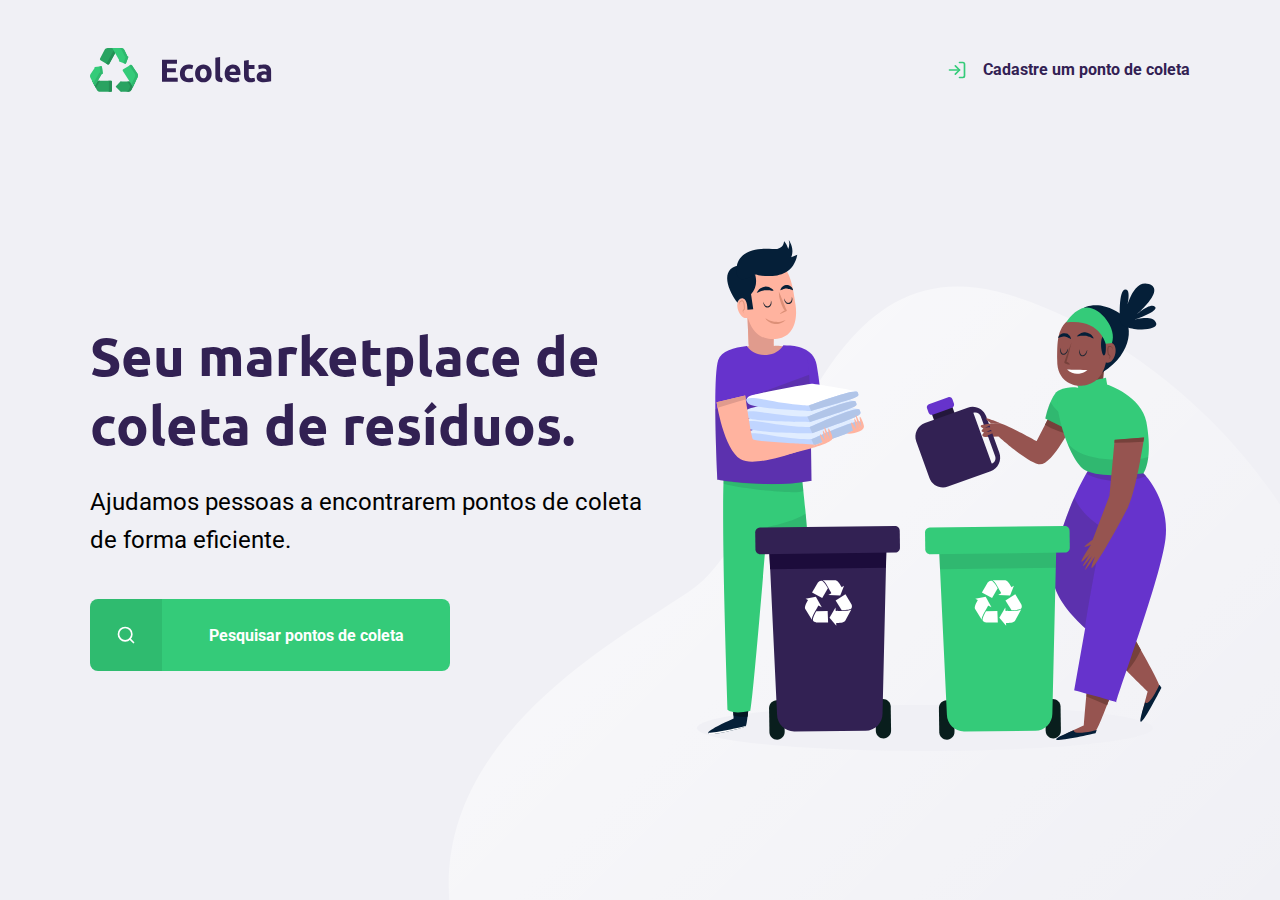
<file: nlw/index.html>
<!DOCTYPE html>
<html lang="pt_br">
<head>
    <meta charset="UTF-8">
    <meta name="viewport" content="width=device-width, initial-scale=1.0">
    <title>Ecoleta</title>

    <link href="https://fonts.googleapis.com/css2?family=Roboto&family=Ubuntu:wght@700&display=swap" rel="stylesheet">
    
    <link rel="stylesheet" href="styles/main.css">

</head>
<body>

    <div id="page-home">

        <div class="content">

            <header>
                
                <img src="assets/logo.svg" alt="Logomarca">
                <a href="#"><span></span> Cadastre um ponto de coleta</a>

            </header>
            
            
            <main>

                <h1>Seu marketplace de coleta de resíduos.</h1>
             
                <p>Ajudamos pessoas a encontrarem pontos de coleta de forma eficiente.</p>
                
                <a href="#"><span></span><strong>Pesquisar pontos de coleta</strong></a>
                

            </main>

            
    
        </div>

    </div>

    
    
</body>
</html>
</file>
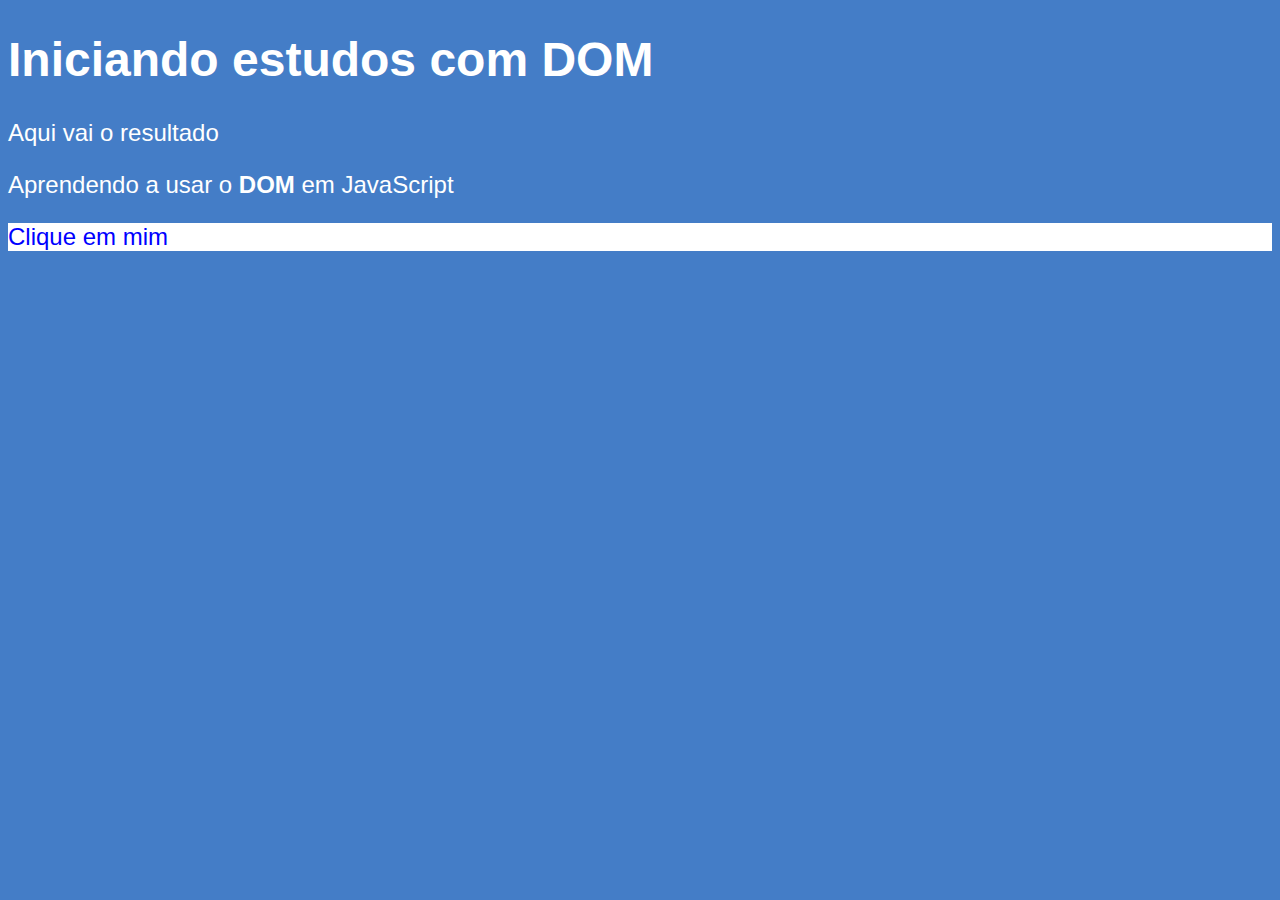
<file: 09/ex005.html>
<!DOCTYPE html>
<html lang="pt-BR">
<head>
    <meta charset="UTF-8">
    <meta name="viewport" content="width=device-width, initial-scale=1.0">
    <meta http-equiv="X-UA-Compatible" content="ie=edge">
    <title>Primeiros passos com DOM</title>
    <style>
        body {
            background: rgb(68, 125, 199);
            color: white;
            font: normal 18pt Arial;
        }

    </style>
</head>
<body>
    <h1>Iniciando estudos com DOM</h1>
    <p>Aqui vai o resultado</p>
    <p>Aprendendo a usar o <strong>DOM</strong> em JavaScript</p>
    <div id="msg">Clique em mim</div>
    <script>
        var corpo = window.document.body
        var p1 = window.document.getElementsByTagName('p')[1]
        /*
        var d = window.document.getElementById('msg')
        d.style.background = 'green'
        d.innerText = 'Estou aguardando...'
        */
        var d = window.document.querySelector('div#msg')
        d.style.color = 'blue'
        d.style.background = 'white'

    </script>
</body>
</html>
</file>
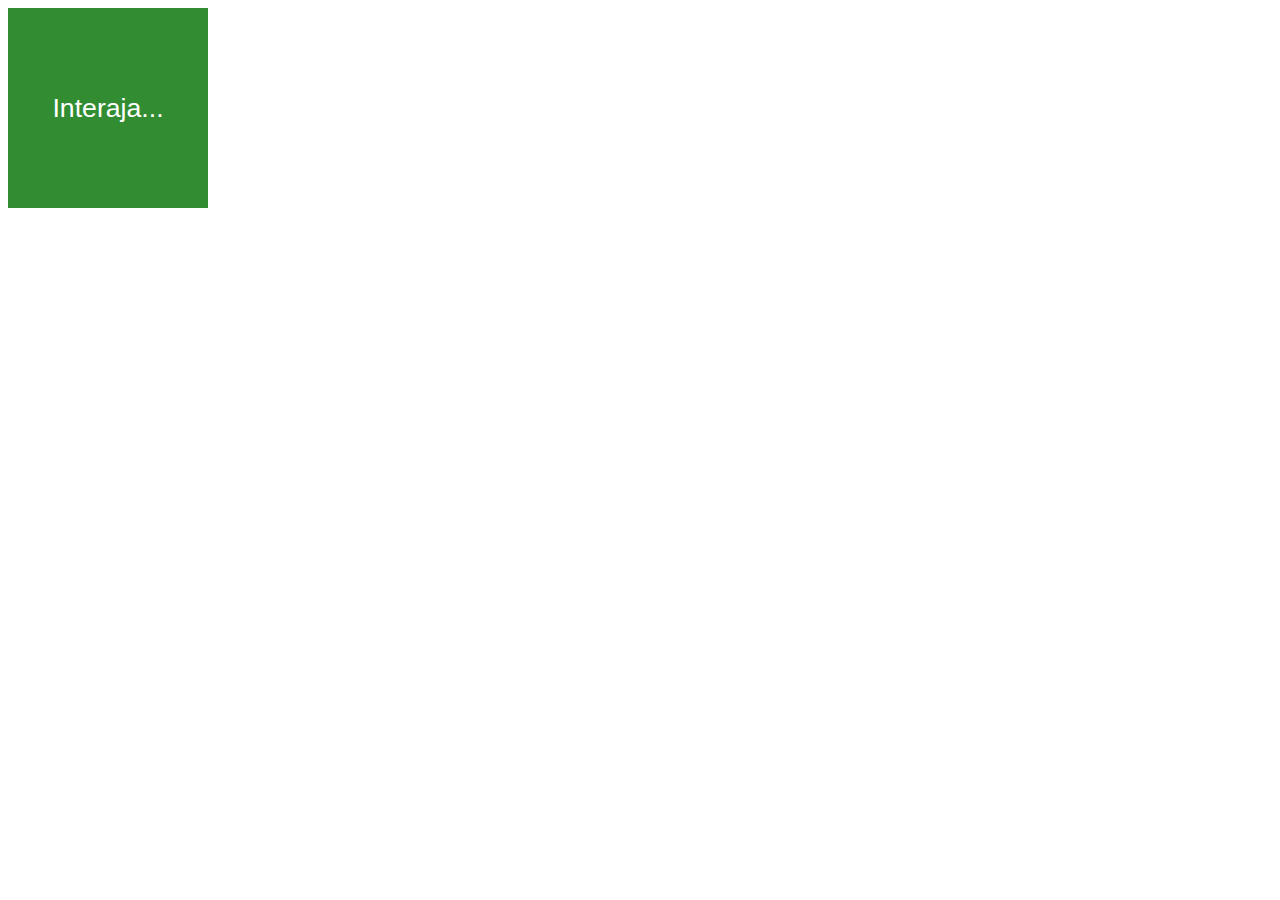
<file: 10/ex006.html>
<!DOCTYPE html>
<html lang="pt-BR">
<head>
    <meta charset="UTF-8">
    <meta name="viewport" content="width=device-width, initial-scale=1.0">
    <title>Eventos DOM</title>
    <style>
        div#area{
            font: normal 20pt Arial;
            background: rgb(50, 141, 50);
            color: white;
            width: 200px;
            height: 200px;
            line-height: 200px;
            text-align: center; 

        }
    </style>
</head>
<body>
    <div id="area" onclick="clicar()" onmouseenter= "entrar()" onmouseout="sair()">
        Interaja...
    </div>

    <script>
        var a = window.document.getElementById('area')
        a.addEventListener('click', clicar)
        a.addEventListener('mouseenter', entrar)
        a.addEventListener('mouseout', sair)

        function clicar() {
            a.innerText = 'Clicou!'
            a.style.background = 'red'
        }
        function entrar() {
            a.innerText = 'Entrou!'
        }
        function sair() {
            a.innerText = 'Saiu!'
            a.style.background = 'green'
        }
    </script>
</body>
</html>
</file>
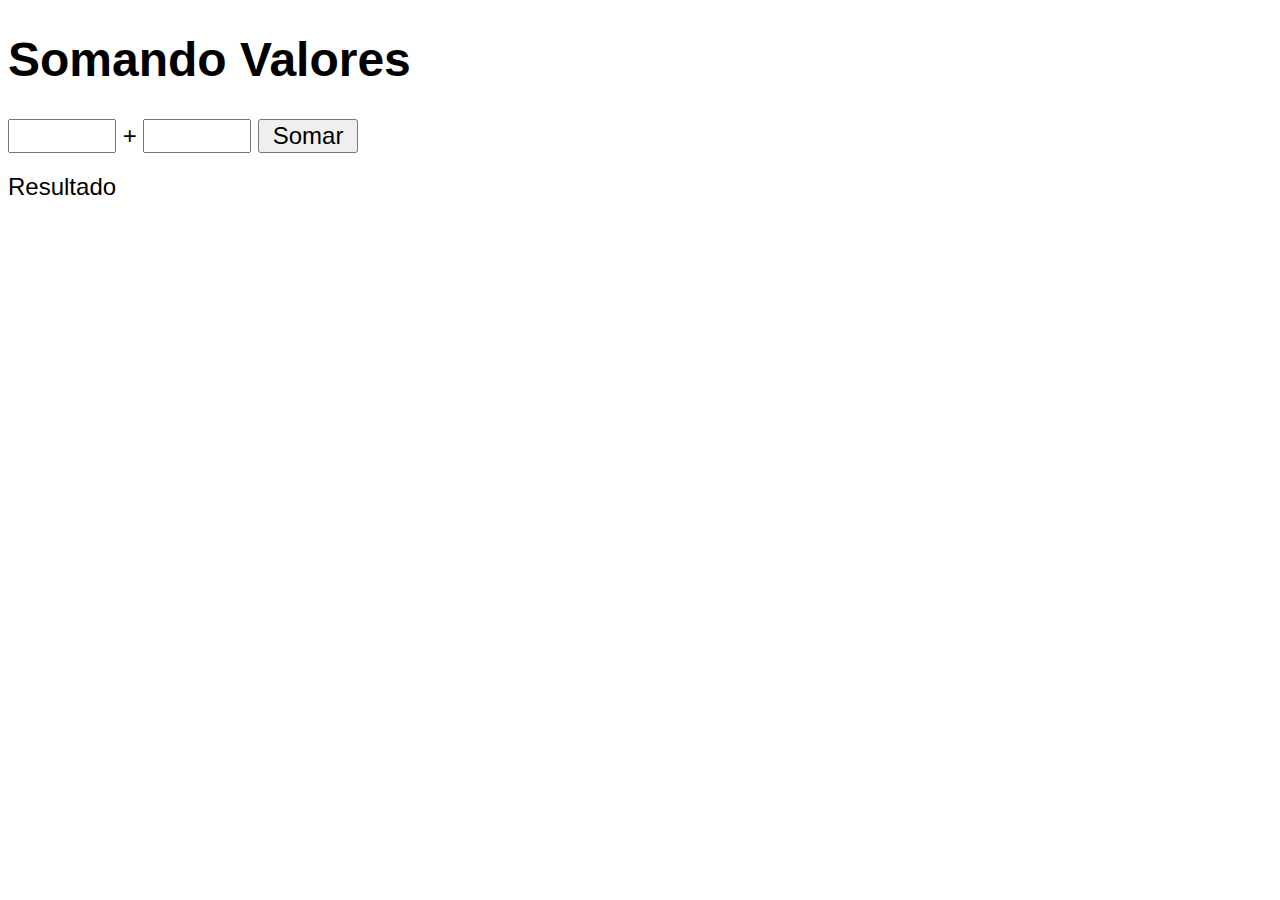
<file: 10/ex007.html>
<!DOCTYPE html>
<html lang="pt-BR">
<head>
    <meta charset="UTF-8">
    <meta name="viewport" content="width=device-width, initial-scale=1.0">
    <title>Somando Números</title>
    <style>
        body {
            font: normal 18pt Arial;
        }
        input {
            font: normal 18pt Arial;
            width: 100px;
        }
        div#res{
            margin-top: 20px;
        }
    </style>
</head>
<body>
    <h1>Somando Valores</h1>
    <input type="number" name="txtn1" id="txtn1"> + 
    <input type="number" name="txtn2" id="txtn2">
    <input type="button" value="Somar" onclick="somar()">
    <div id="res">Resultado</div>
    <script>
        function somar() {
            var tn1 = window.document.getElementById('txtn1')
            var tn2 = window.document.querySelector('input#txtn2')
            var res = window.document.getElementById('res')
            var n1 = Number(tn1.value)
            var n2 = Number(tn2.value)
            var s = n1 + n2
            res.innerHTML = `A soma entre ${n1} e ${n2} é igual a <strong>${s}</strong>`
        }
    </script>    
</body>
</html>
</file>
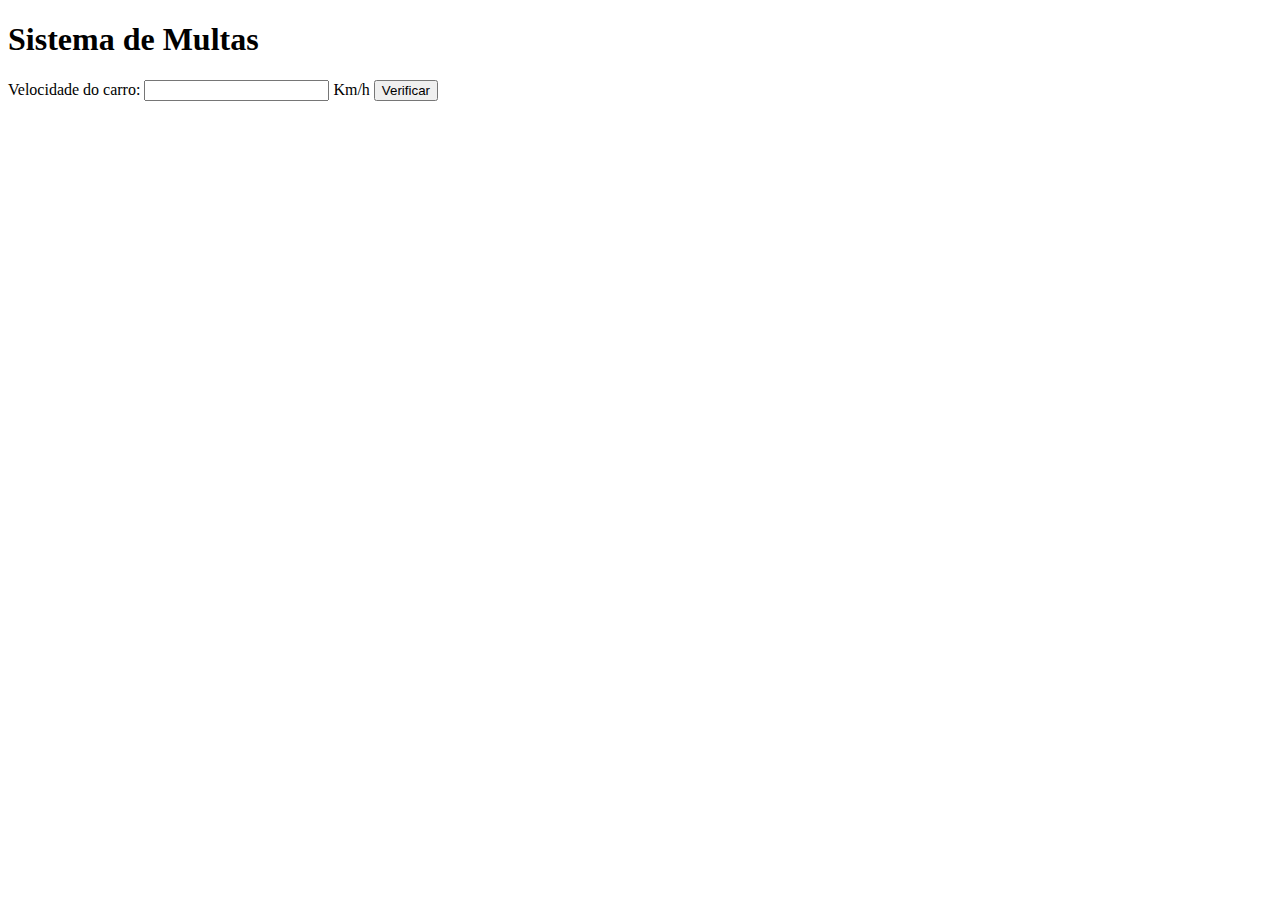
<file: 11/ex010.html>
<!DOCTYPE html>
<html lang="pt-BR">
<head>
    <meta charset="UTF-8">
    <meta name="viewport" content="width=device-width, initial-scale=1.0">
    <title>DETRAN</title>
</head>
<body>
    <h1>Sistema de Multas</h1>
    Velocidade do carro: <input type="number" name="txtvel" id="txtvel"> Km/h
    <input type="button" value="Verificar" onclick="calcular()">
    <div id="res">

    </div>
    <script>
        function calcular() {
            var txtv = window.document.querySelector('input#txtvel')
            var res = window.document.querySelector('div#res')
            var vel = Number(txtv.value)
            res.innerHTML = `<p>Sua velocidade atual é de <strong>${vel}Km/h</strong></p>`
            if (vel>60){
                res.innerHTML += '<p>Você está <strong>MULTADO</strong> por excesso de velocidade!'
            }
            res.innerHTML += '<p>Dirija sempre com cindo de segurança!</p>'
        }
        
    </script>
    
</body>
</html>
</file>
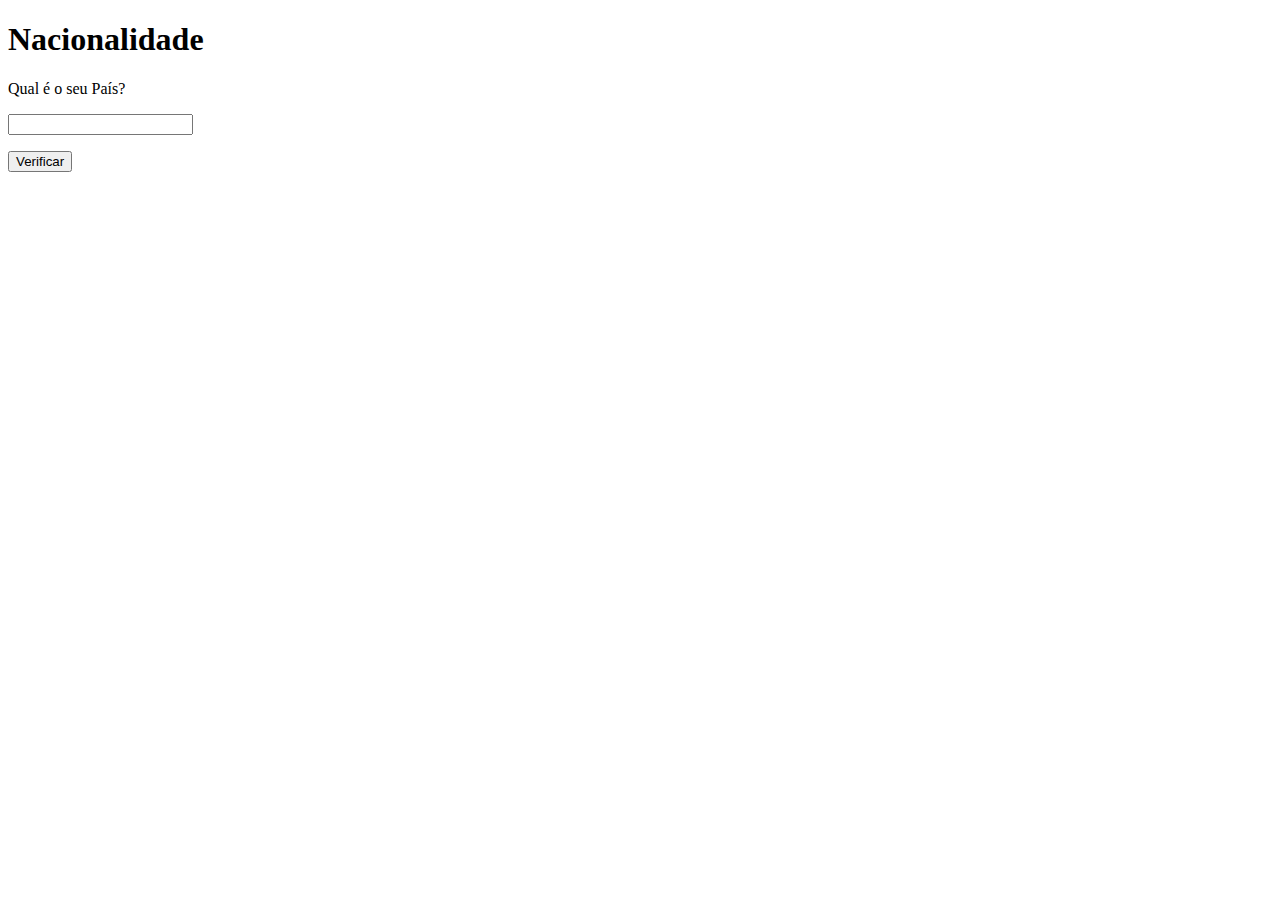
<file: 11/p001.html>
<!DOCTYPE html>
<html lang="pt-BR">
<head>
    <meta charset="UTF-8">
    <meta name="viewport" content="width=device-width, initial-scale=1.0">
    <title>País</title>
</head>
<body>
    <h1>Nacionalidade</h1>
    Qual é o seu País?
    <p><input type="text" id="país"></p>
    <input type="button" value="Verificar" onclick="testar()">
    <div id="res"></div>

    <script>
        function testar(){
            var pais = window.document.querySelector('input#país')
            var res = window.document.querySelector('div#res')
            var nac = String(pais.value)
            
            res.innerHTML = `Vivendo no ${nac}.`
            if (nac != 'Brasil'){
                res.innerHTML = `<p>Você é estrangeiro, pois vive no <strong>${nac}</strong></p>`
            } else {
                res.innerHTML = `<p>Você é brasileiro, pois vive no <strong>${nac}</strong></p>`
            }
        }
    </script>
    
</body>
</html>
</file>
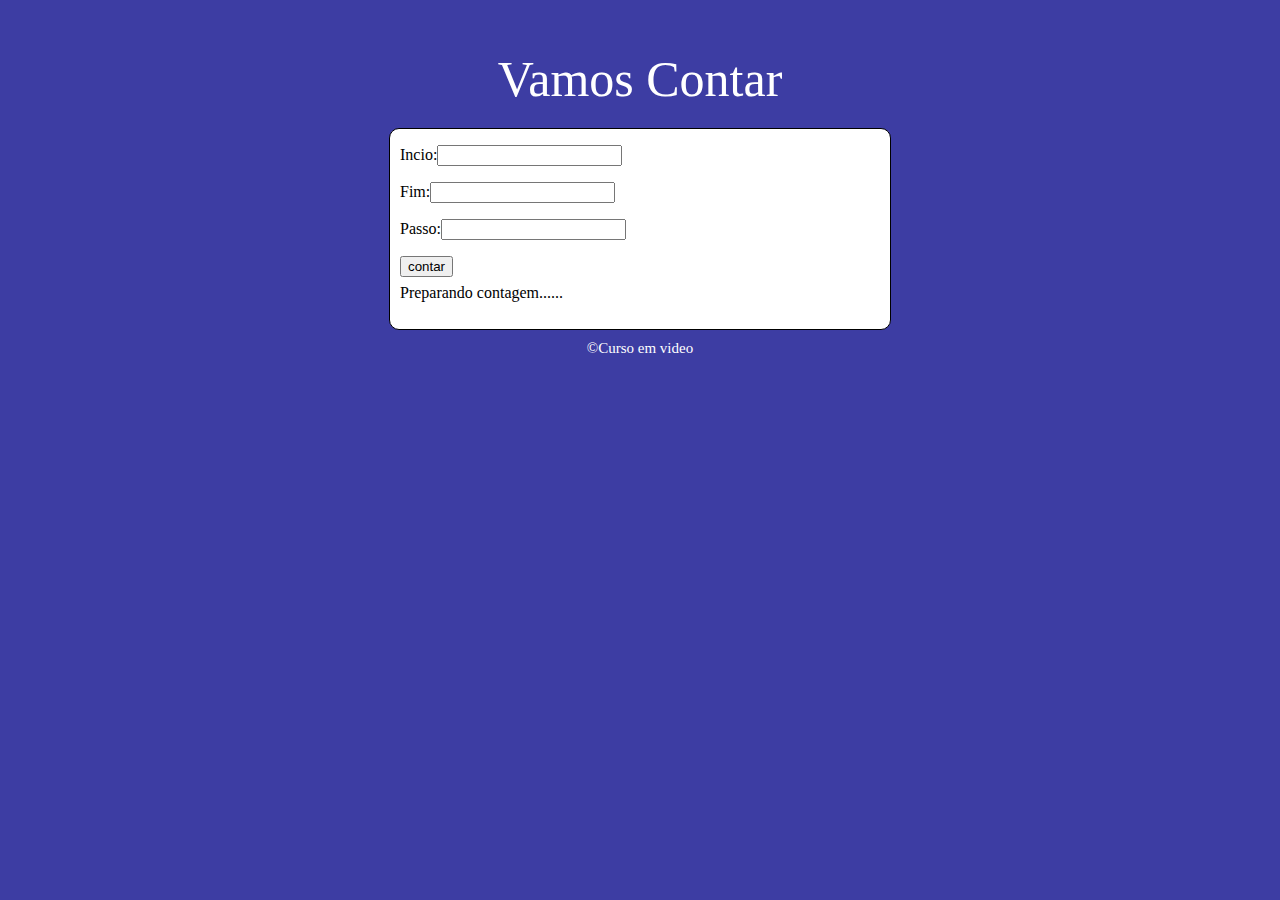
<file: COD/1.html>
<!DOCTYPE html>
<html lang="pt">
<head>
    <meta charset="UTF-8">
    <meta name="viewport" content="width=device-width, initial-scale=1.0">
    <meta http-equiv="X-UA-Compatible" content="ie=edge">
    <title>Treino da aula 14</title>
    <link rel="stylesheet" href="ex01.css"/>
</head>
<body>

    <div class="titulo">Vamos Contar
    </div>
    <div class="bloco">

   <p>Incio:<input type="number" id="inicio" name="inicio"/></p>
   <p>Fim:<input type="number" id="fim" name="fim"/></p>
   <p>Passo:<input type="number" id="passo" name="passo"/></p>

   <div><input type="button" value="contar" id="botao" onclick="contagem()"/></div>


   <div id="contar">Preparando contagem......</div>


    </div>


    <div class="rodape">&copy;Curso em video</div>

    <script src="scriptex01.js"></script>
    
</body>
</html>
</file>
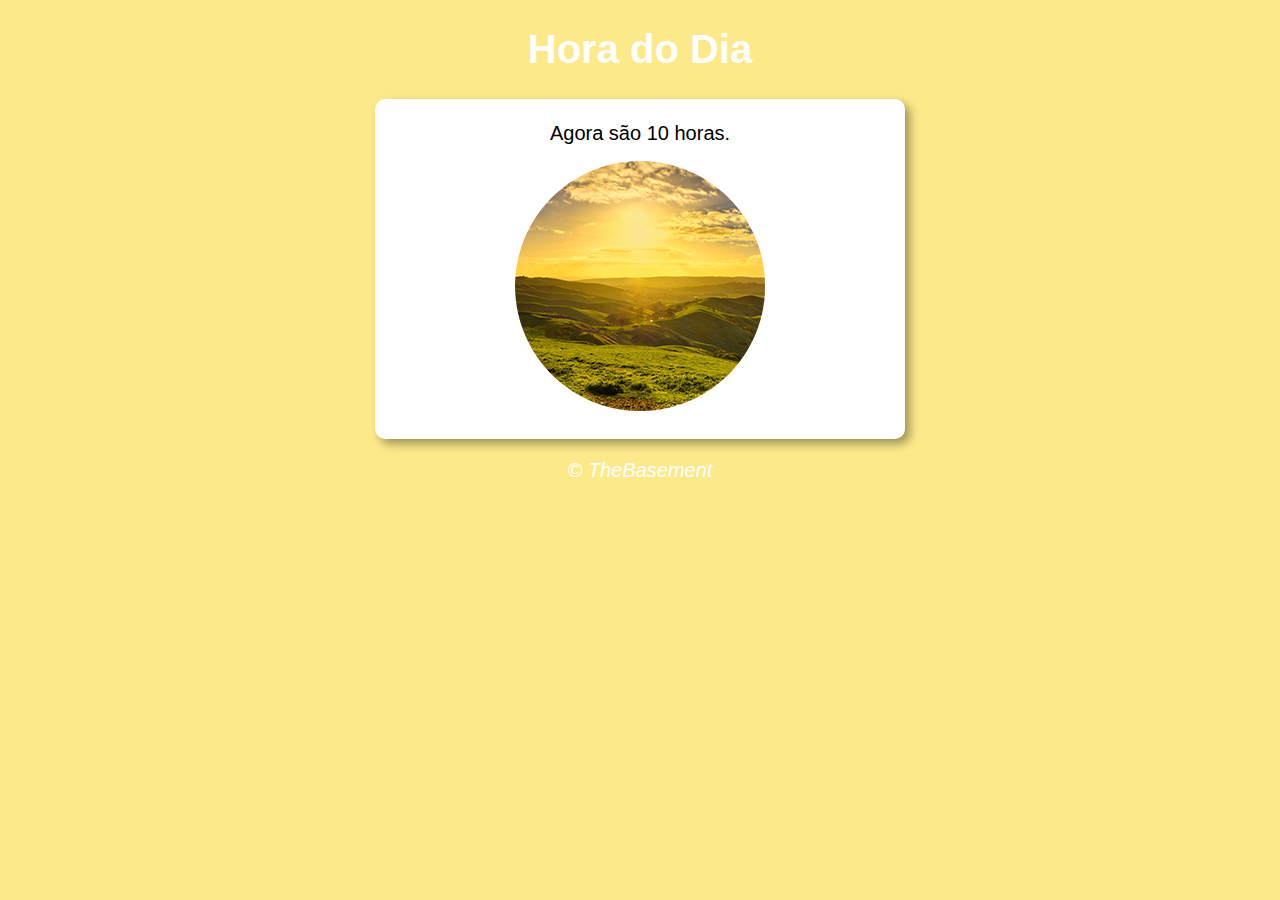
<file: 12ex/ex014/modelo.html>
<!DOCTYPE html>
<html lang="pt-BR">
<head>
    <meta charset="UTF-8">
    <meta name="viewport" content="width=device-width, initial-scale=1.0">
    <title>Hora do Dia</title>
    <link rel="stylesheet" href="estilo.css">
</head>
<body onload="carregar()">
    <header>
        <h1>Hora do Dia</h1>
    </header>
    <section>
        <div id="msg">
            Aqui vai aparecer a mensagem...
        </div>
        <div id="foto">
            <img id="imagem" src="fotomanha.png" alt="">
        </div>
    </section>
    <footer>
        <p>&copy; TheBasement</p>
    </footer>
    <script src="script.js"></script>
</body>
</html>
</file>
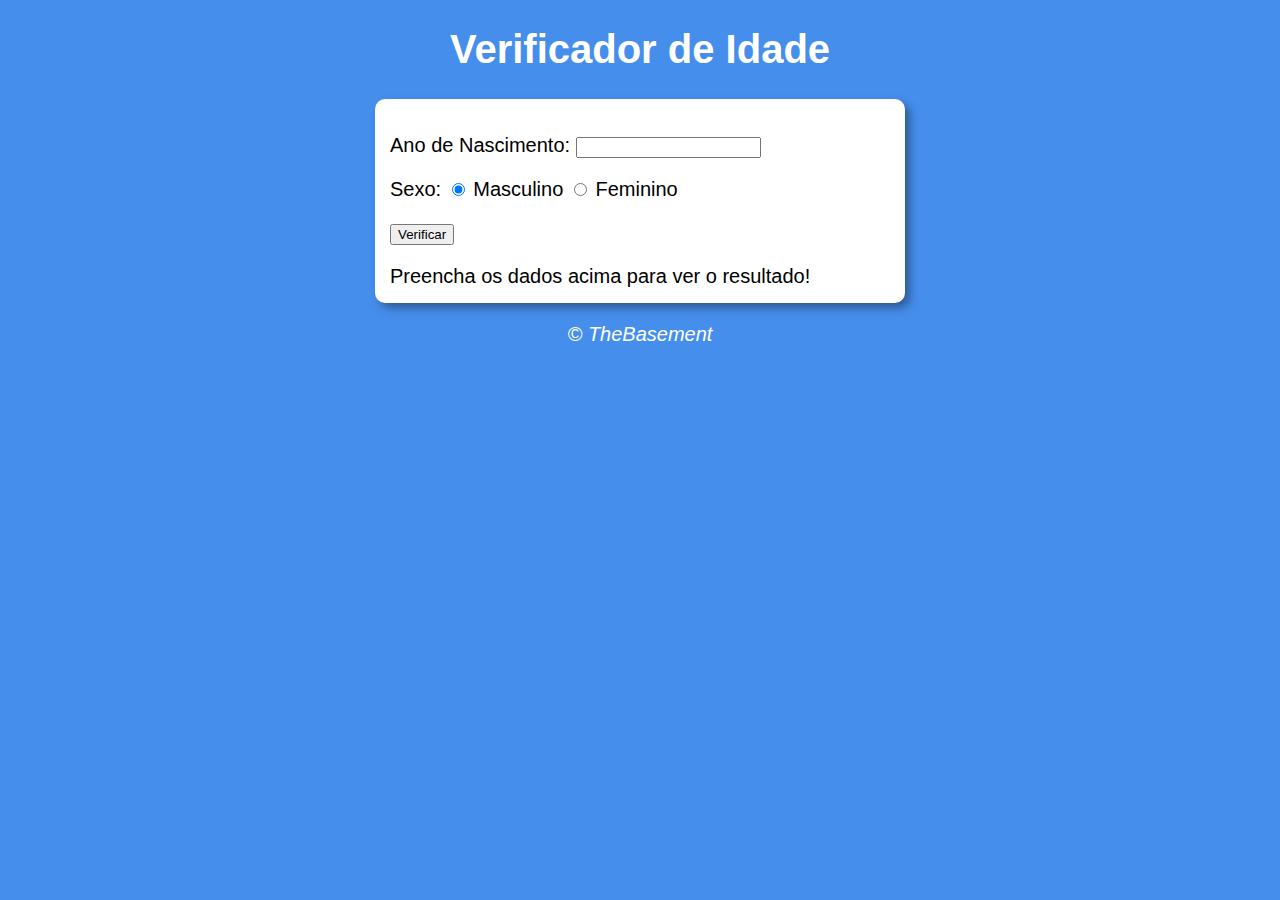
<file: 12ex/ex015/modelo.html>
<!DOCTYPE html>
<html lang="pt-BR">
<head>
    <meta charset="UTF-8">
    <meta name="viewport" content="width=device-width, initial-scale=1.0">
    <title>Verificador de Idade</title>
    <link rel="stylesheet" href="estilo.css">
</head>
<body>
    <header>
        <h1>Verificador de Idade</h1>
    </header>
    <section>
        <div>
            <p>Ano de Nascimento:
                <input type="number" name="txtano" id="txtano" min="0">
            </p>
            <p>Sexo:
                <input type="radio" name="radsex" id="mas" checked>
                <label for="mas">Masculino</label>
                <input type="radio" name="radsex" id="fem">
                <label for="fem">Feminino</label>
            </p>
            <p><input type="button" value="Verificar" onclick="verificar()"></p>
        </div>
        <div id="res">
            Preencha os dados acima para ver o resultado!
        </div>
    </section>
    <footer>
        <p>&copy; TheBasement</p>
    </footer>
    <script src="script.js"></script>
</body>
</html>
</file>
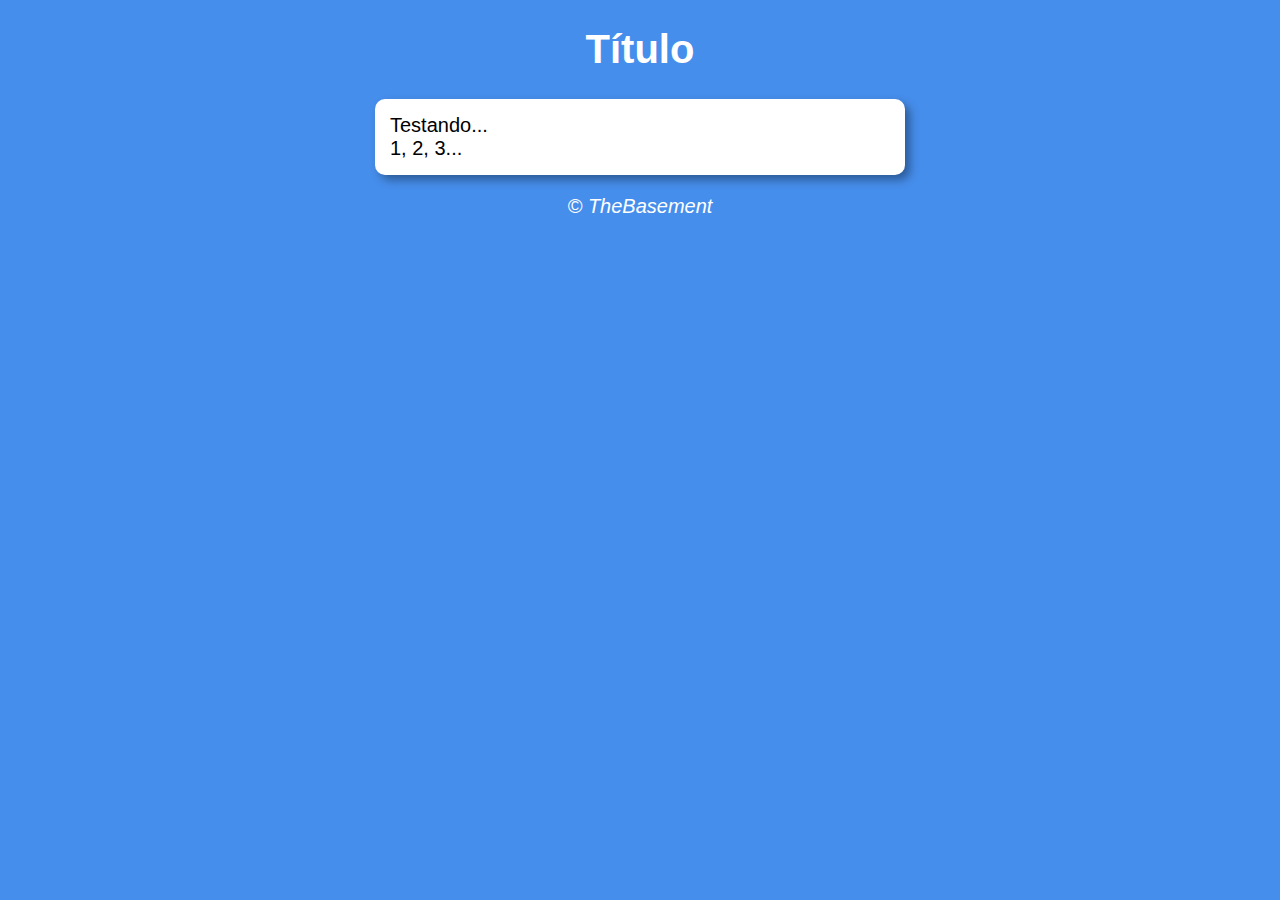
<file: 12ex/modelo/modelo.html>
<!DOCTYPE html>
<html lang="pt-BR">
<head>
    <meta charset="UTF-8">
    <meta name="viewport" content="width=device-width, initial-scale=1.0">
    <title>Modelo de Exercício</title>
    <link rel="stylesheet" href="estilo.css">
</head>
<body>
    <header>
        <h1>Título</h1>
    </header>
    <section>
        <div>
            Testando...
        </div>
        <div>
            1, 2, 3...
        </div>
    </section>
    <footer>
        <p>&copy; TheBasement</p>
    </footer>
    <script src="script.js"></script>
</body>
</html>
</file>
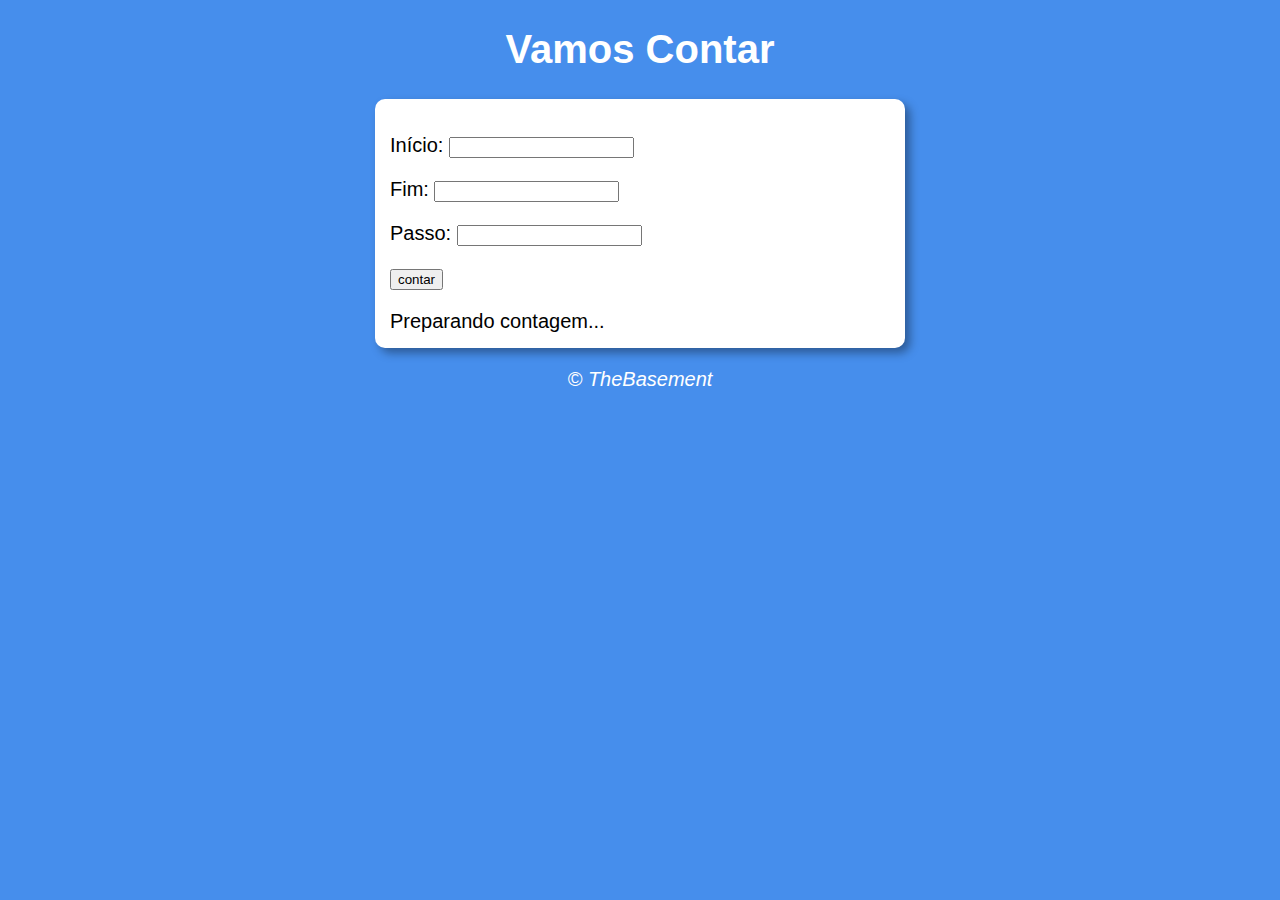
<file: 14ex/ex016/modelo.html>
<!DOCTYPE html>
<html lang="pt-BR">
<head>
    <meta charset="UTF-8">
    <meta name="viewport" content="width=device-width, initial-scale=1.0">
    <title>Super Contador</title>
    <link rel="stylesheet" href="estilo.css">
</head>
<body>
    <header>
        <h1>Vamos Contar</h1>
    </header>
    <section>
        <div>
           <p>Início: <input type="number" name="inicio" id="inicio" min="0"> </p> 
           <p>Fim: <input type="number" name="fim" id="fim" min="0"> </p>
           <p>Passo: <input type="number" name="passo" id="passo" min="0"> </p>
           <p><input type="button" value="contar" onclick="contagem()"></p>
        </div>
        <div id="contar">
            Preparando contagem...
        </div>
    </section>
    <footer>
        <p>&copy; TheBasement</p>
    </footer>
    <script src="script.js"></script>
</body>
</html>
</file>
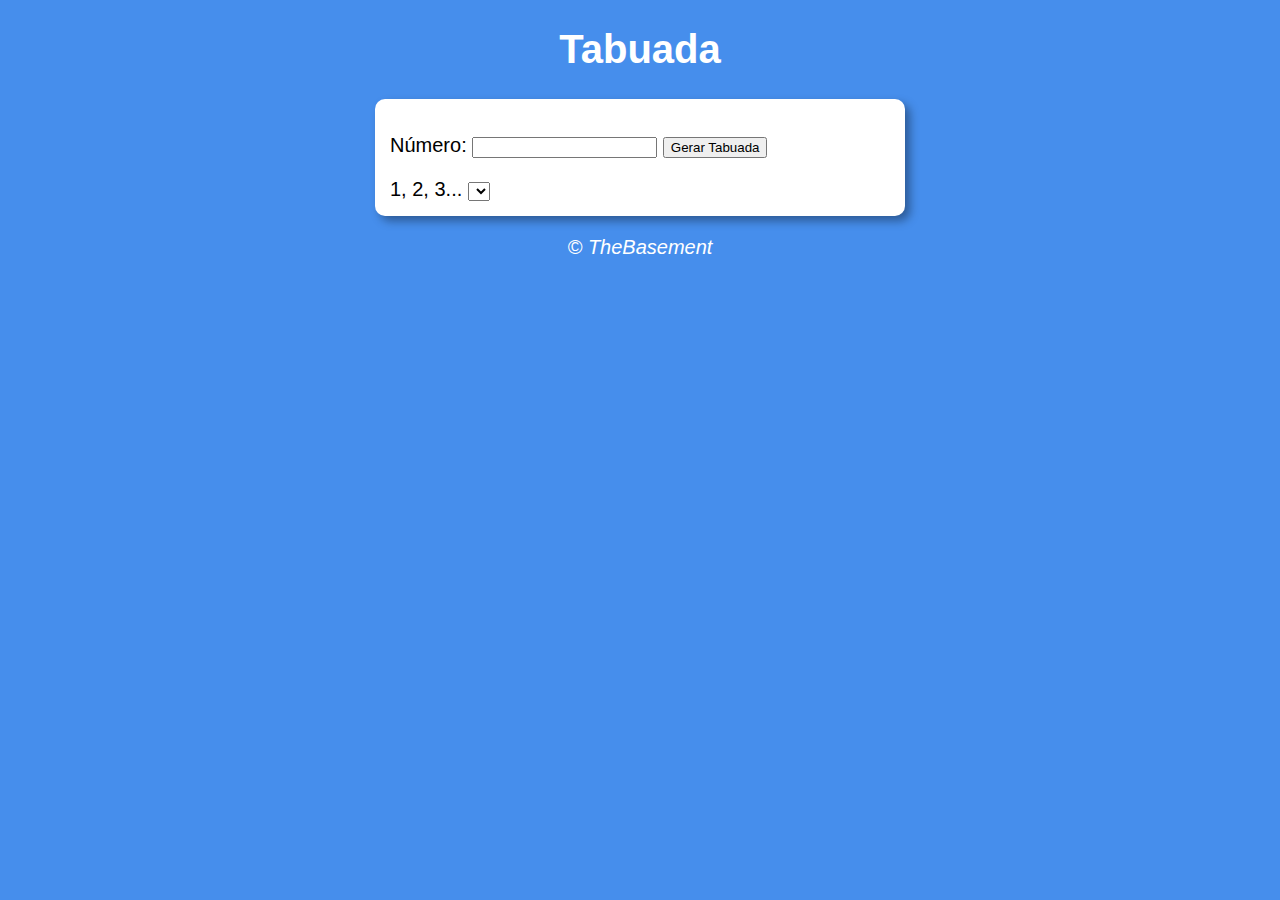
<file: 14ex/ex017/modelo.html>
<!DOCTYPE html>
<html lang="pt-BR">
<head>
    <meta charset="UTF-8">
    <meta name="viewport" content="width=device-width, initial-scale=1.0">
    <title>Tabuada</title>
    <link rel="stylesheet" href="estilo.css">
</head>
<body>
    <header>
        <h1>Tabuada</h1>
    </header>
    <section>
        <div>
            <p>Número: <input type="number" name="numero" id="numero">
            <input type="button" value="Gerar Tabuada" onclick="multiplicar()"></p>
        </div>
        <div id = "tab">
            1, 2, 3...
            <select name="valor" id="valor"></select>
        </div>
    </section>
    <footer>
        <p>&copy; TheBasement</p>
    </footer>
    <script src="script.js"></script>
</body>
</html>
</file>
<file: nlw/styles/main.css>
:root {
    --title-color: #322153;
    --primary-color: #34cb79;
}

* {
    margin: 0;
    padding: 0;
}

html {
    font-family: Roboto, sans-serif;
}

body {
    background: #f0f0f5;
    -webkit-font-smoothing: antialiased;
}

a {
    text-decoration: none;
}

h1, h2, h3, h4, h5, h6 {
    color: var(--title-color);
    font-family: Ubuntu, sans-serif;
}

/* BOX MODEL

Modelo de caixa
Toda caixa tem:
largura, altura, espaçamentos, preenchimentos
bordas, cor, fundo, maneira que é vista pelo html (display), 
posicionamento, alinhamentos
*/

#page-home {
    height:  100vh;
    background: url('../assets/home-background.svg') no-repeat;
    background-position: 35vw bottom;

}

#page-home .content {
    width: 90%;
    max-width: 1100px;
    height: 100%;

    margin: 0 auto;

    display: flex;
    flex-direction: column;
}

#page-home header {

    margin-top: 48px;

    display: flex;
    align-items: center;
    justify-content: space-between;
}

#page-home header a {
    display: flex;
    color: var(--title-color);
    font-weight: 700;
}

#page-home header a span {
    margin-right: 16px;
    display: flex;

    background-image: url('../assets/log-in.svg');

    width: 20px;
    height: 20px;
}

#page-home main {
    max-width: 560px;

    flex: 1;

    display: flex;
    flex-direction: column;
    justify-content: center;
}

#page-home main h1 {
    font-size: 54px;
}

#page-home main p {
    font-size: 24px;
    line-height: 38px;
    margin-top: 24px;
}

#page-home main a {
    width: 100%;
    max-width: 360px;
    height: 72px;

    border-radius: 8px;

    display: flex;
    align-items: center;

    margin-top: 40px;

    background: var(--primary-color);

    transition: 400ms;

}

#page-home main a:hover {
    background-color: #2fb86e;
}

#page-home main a span {
    width: 72px;
    height: 72px;

    border-top-left-radius: 8px;
    border-bottom-left-radius: 8px;

    background-color: rgba(0, 0, 0, 0.08); /*aplica, além das cores, a transparência.*/
    display: flex;
    align-items: center;
    justify-content: center;
    
}

#page-home main a span::after {
    content: "";
    background-image: url('../assets/search.svg');

    width: 20px;
    height: 20px;
}

#page-home main a strong {
    flex: 1;
    color: white;

    text-align: center;
}

@media (max-width: 900px) {
    #page-home {
        background-position-x: 70vw;
    }

    #page-home .content {
        align-items: center;
        text-align: center;
    }

    #page-home header a {
        position: absolute;
        bottom: 48px;

        left: 50%;
        transform: translateX(-50%);
    }

    #page-home main {
        align-items: center;
    }
}
</file>
<file: COD/ex01.css>
body{

    background: rgb(61, 61, 163);
}
.titulo{

    text-align: center;
    font-size: 50px;
    color:#ffffff;
    margin-top: 50px;
    margin-bottom: 20px;
}
.bloco{

    height:200px;
    width: 500px;
    border: 1px solid rgba(0,0,0.4);
    margin: auto;
    background: #ffffff;
    border-radius: 10px;

}

p{
    margin-left: 10px;
}
#botao{
    margin-left: 10px;

}
#contar{
    margin-left: 10px;
    margin-top: 7px;
}

.rodape{
    text-align: center;
    font-size: 15px;
    color: #ffffff;
    margin-top: 10px;
}
</file>
<file: 12ex/ex014/estilo.css>
body {
    background: rgb(70, 142, 236);
    font: normal 15pt Arial;
}
header {
    color: white;
    text-align: center;
}
section{
    background: white;
    border-radius: 10px;
    padding: 15px;
    width: 500px;
    margin: auto;
    box-shadow: 5px 5px 10px rgba(0, 0, 0, 0.363) ;
}

div {
    text-align: center;
    padding: 8px;
}
footer{
    color: white;
    text-align: center;
    font-style: italic;
}
</file>
<file: 12ex/ex015/estilo.css>
body {
    background: rgb(70, 142, 236);
    font: normal 15pt Arial;
}
header {
    color: white;
    text-align: center;
}
section{
    background: white;
    border-radius: 10px;
    padding: 15px;
    width: 500px;
    margin: auto;
    box-shadow: 5px 5px 10px rgba(0, 0, 0, 0.363) ;
}
footer{
    color: white;
    text-align: center;
    font-style: italic;
}
</file>
<file: 12ex/modelo/estilo.css>
body {
    background: rgb(70, 142, 236);
    font: normal 15pt Arial;
}
header {
    color: white;
    text-align: center;
}
section{
    background: white;
    border-radius: 10px;
    padding: 15px;
    width: 500px;
    margin: auto;
    box-shadow: 5px 5px 10px rgba(0, 0, 0, 0.363) ;
}
footer{
    color: white;
    text-align: center;
    font-style: italic;
}
</file>
<file: 14ex/ex016/estilo.css>
body {
    background: rgb(70, 142, 236);
    font: normal 15pt Arial;
}
header {
    color: white;
    text-align: center;
}
section{
    background: white;
    border-radius: 10px;
    padding: 15px;
    width: 500px;
    margin: auto;
    box-shadow: 5px 5px 10px rgba(0, 0, 0, 0.363) ;
}
footer{
    color: white;
    text-align: center;
    font-style: italic;
}
</file>
<file: 14ex/ex017/estilo.css>
body {
    background: rgb(70, 142, 236);
    font: normal 15pt Arial;
}
header {
    color: white;
    text-align: center;
}
section{
    background: white;
    border-radius: 10px;
    padding: 15px;
    width: 500px;
    margin: auto;
    box-shadow: 5px 5px 10px rgba(0, 0, 0, 0.363) ;
}
footer{
    color: white;
    text-align: center;
    font-style: italic;
}
</file>
